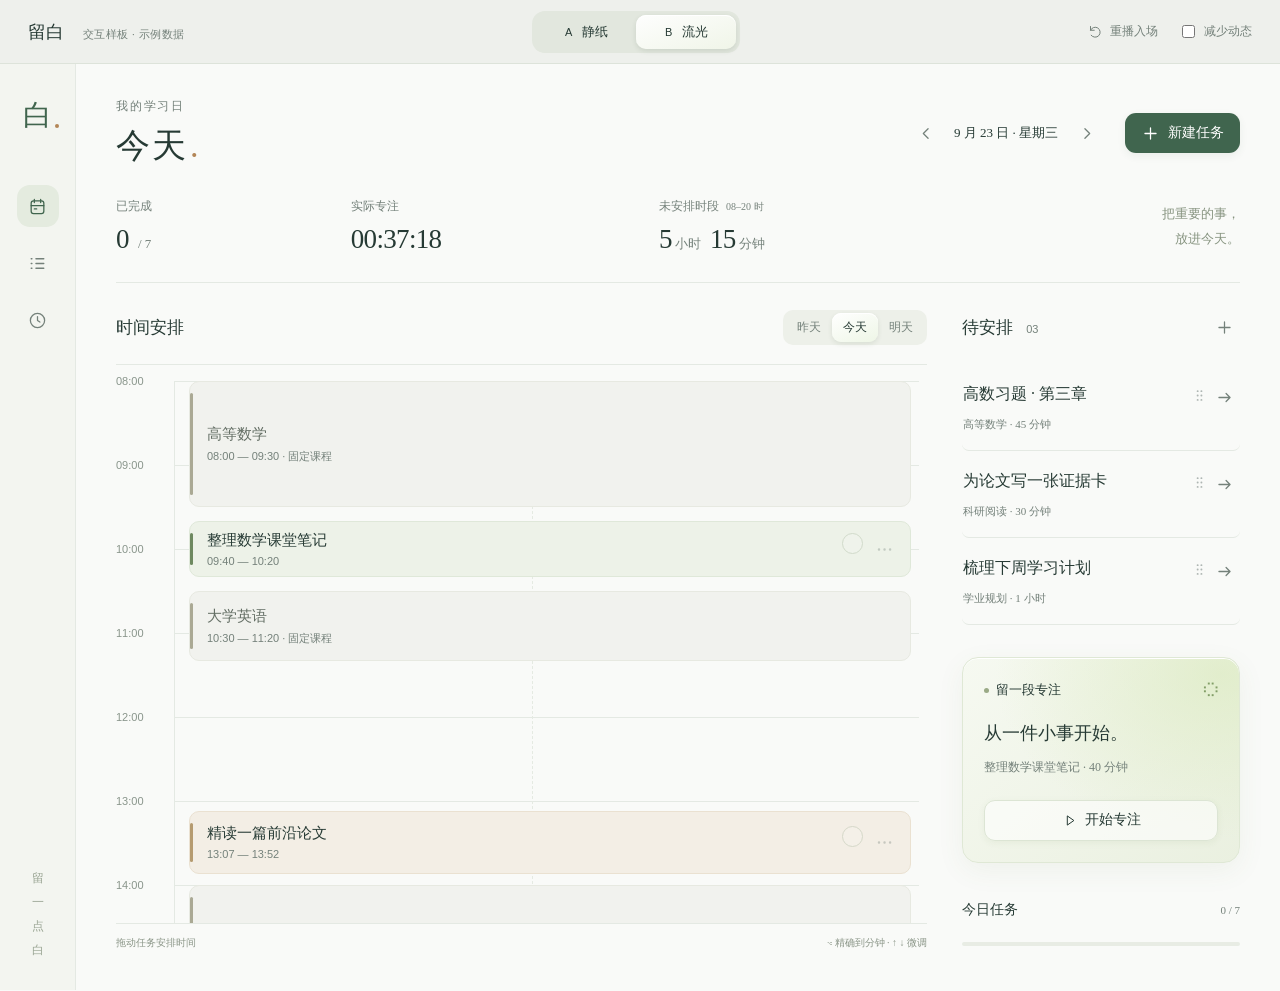
<file: design/motion-study/index.html>
<!doctype html>
<html lang="zh-CN">
<head>
  <meta charset="utf-8"><meta name="viewport" content="width=device-width,initial-scale=1">
  <meta name="color-scheme" content="light dark">
  <title>留白 · 交互对照</title>
  <link rel="icon" href="data:,">
  <link rel="stylesheet" href="./study.css">
  <script src="./study.js" defer></script>
</head>
<body>
<svg class="symbols" aria-hidden="true" xmlns="http://www.w3.org/2000/svg"><defs>
  <symbol id="i-plus" viewBox="0 0 24 24"><path d="M12 5v14M5 12h14"/></symbol>
  <symbol id="i-close" viewBox="0 0 24 24"><path d="m6 6 12 12M18 6 6 18"/></symbol>
  <symbol id="i-check" viewBox="0 0 24 24"><path d="m5 12 4 4L19 6"/></symbol>
  <symbol id="i-play" viewBox="0 0 24 24"><path d="m9 5 10 7-10 7Z"/></symbol>
  <symbol id="i-pause" viewBox="0 0 24 24"><path d="M8 5v14M16 5v14"/></symbol>
  <symbol id="i-stop" viewBox="0 0 24 24"><rect x="6" y="6" width="12" height="12" rx="2"/></symbol>
  <symbol id="i-arrow" viewBox="0 0 24 24"><path d="M5 12h14m-5-5 5 5-5 5"/></symbol>
  <symbol id="i-back" viewBox="0 0 24 24"><path d="m14 6-6 6 6 6"/></symbol>
  <symbol id="i-next" viewBox="0 0 24 24"><path d="m10 6 6 6-6 6"/></symbol>
  <symbol id="i-replay" viewBox="0 0 24 24"><path d="M4 10a8 8 0 1 1 1 8M4 4v6h6"/></symbol>
  <symbol id="i-calendar" viewBox="0 0 24 24"><rect x="4" y="5" width="16" height="16" rx="3"/><path d="M8 3v4m8-4v4M4 11h16M8 15h3"/></symbol>
  <symbol id="i-list" viewBox="0 0 24 24"><path d="M10 6h10M10 12h10M10 18h10m-16-12h1m-1 6h1m-1 6h1"/></symbol>
  <symbol id="i-clock" viewBox="0 0 24 24"><circle cx="12" cy="12" r="9"/><path d="M12 7v5l3 2"/></symbol>
  <symbol id="i-grip" viewBox="0 0 24 24"><path d="M9 5h.1M15 5h.1M9 12h.1M15 12h.1M9 19h.1M15 19h.1" stroke-width="3"/></symbol>
  <symbol id="i-more" viewBox="0 0 24 24"><path d="M5 12h.1M12 12h.1M19 12h.1" stroke-width="3"/></symbol>
</defs></svg>

<div class="study-bar">
  <div class="study-name">留白 <span>交互样板 · 示例数据</span></div>
  <div class="variant-switch" role="group" aria-label="设计方向"><span class="variant-plate"></span>
    <button data-variant="a" aria-pressed="false"><b>A</b> 静纸</button>
    <button data-variant="b" aria-pressed="true"><b>B</b> 流光</button>
  </div>
  <div class="study-actions"><button id="replay" class="quiet"><svg><use href="#i-replay"/></svg><span>重播入场</span></button><label class="reduced-label"><input id="reduce" type="checkbox">减少动态</label></div>
</div>

<div id="app" data-variant="b">
  <nav class="rail" aria-label="快捷导航">
    <div class="brand" aria-label="留白">白<span></span></div>
    <button class="rail-button current" id="nav-day" aria-label="查看课表"><svg><use href="#i-calendar"/></svg></button>
    <button class="rail-button" id="nav-tasks" aria-label="查看待安排任务"><svg><use href="#i-list"/></svg></button>
    <button class="rail-button" id="nav-focus" aria-label="查看专注计时"><svg><use href="#i-clock"/></svg></button>
    <div class="rail-bottom">留<br>一<br>点<br>白</div>
  </nav>

  <main class="workspace">
    <header class="page-header">
      <div><div class="eyebrow">我的学习日</div><h1 id="page-title">今天<span class="title-dot">.</span></h1></div>
      <div class="header-right"><div class="date-navigation"><button id="prev" class="icon-button" aria-label="前一天"><svg><use href="#i-back"/></svg></button><span id="date-label">9 月 23 日 · 星期三</span><button id="next" class="icon-button" aria-label="后一天"><svg><use href="#i-next"/></svg></button></div>
      <button id="new-task" class="primary"><svg><use href="#i-plus"/></svg>新建任务</button></div>
    </header>

    <section class="overview entrance" aria-label="今日概览">
      <div><span class="metric-label">已完成</span><strong id="completed">0 <small>/ 7</small></strong></div>
      <div><span class="metric-label">实际专注</span><strong id="actual">00:37:18</strong></div>
      <div><span class="metric-label">未安排时段 <small>08–20 时</small></span><strong id="capacity">05<small>小时</small> 30<small>分钟</small></strong></div>
      <div class="day-note">把重要的事，<br>放进今天。</div>
    </section>

    <div class="work-columns">
      <section class="schedule entrance" aria-label="当天课表">
        <div class="section-heading"><h2>时间安排</h2><div class="day-segments" role="group" aria-label="切换日期"><span class="day-plate"></span><button data-day="-1">昨天</button><button data-day="0" aria-pressed="true">今天</button><button data-day="1">明天</button></div></div>
        <div class="calendar-scroll" id="calendar-scroll">
          <div class="calendar" id="calendar"><div id="hour-labels" class="hour-labels"></div><div id="timeline" class="timeline" aria-label="08:00 至 20:00 的时间网格"><div id="drop-preview" class="drop-preview" hidden><span></span></div><div class="empty-day" id="empty-day" hidden>今天还有很多可能。<small>从右侧安排一件事开始。</small></div></div></div>
        </div>
        <div class="calendar-caption"><span>拖动任务安排时间</span><span>⌥ 精确到分钟 · ↑ ↓ 微调</span></div>
      </section>

      <aside class="planning entrance" aria-label="任务与专注">
        <div class="section-heading"><h2>待安排 <span id="queue-count">3</span></h2><button id="queue-add" class="icon-button" aria-label="添加待安排任务"><svg><use href="#i-plus"/></svg></button></div>
        <form id="composer" hidden><label for="task-title">新的学习任务</label><input id="task-title" placeholder="想完成什么？" maxlength="100" autocomplete="off"><div><label>计划 <input id="task-duration" type="number" min="5" max="180" value="45" step="1"> 分钟</label><button class="primary" type="submit">添加</button><button class="icon-button" id="cancel-compose" type="button" aria-label="取消添加"><svg><use href="#i-close"/></svg></button></div></form>
        <div id="queue" class="queue"></div>
        <section class="focus-area" id="focus-area" aria-label="专注计时">
          <div class="focus-heading"><span class="focus-led" id="focus-led"></span><h2 id="focus-status">留一段专注</h2><span class="focus-foliage">◌</span></div>
          <div id="focus-idle"><p>从一件小事开始。</p><span id="focus-suggestion">选择任务，留出一段不被打扰的时间。</span><button id="quick-focus" class="focus-start"><svg><use href="#i-play"/></svg><span>开始专注</span></button></div>
          <div id="focus-active" hidden><h3 id="focus-task"></h3><div id="clock" class="clock">00:00:00</div><div class="timer-meta"><span>实际计时</span><span id="focus-plan"></span></div><div class="focus-buttons"><button id="pause-focus" class="primary"><svg><use href="#i-pause"/></svg><span>暂停</span></button><button id="end-focus" class="secondary"><svg><use href="#i-stop"/></svg>结束</button></div></div>
          <div id="session-receipt" hidden><span>这一段，已留下。</span><strong id="receipt-time"></strong><small id="receipt-task"></small></div>
        </section>
        <section class="task-summary"><div class="section-heading"><h2>今日任务</h2><span id="task-total"></span></div><div class="progress-track"><span id="progress-fill"></span></div><div id="completed-list"></div></section>
      </aside>
    </div>
  </main>
</div>

<section id="inspector" class="inspector" role="dialog" aria-labelledby="detail-title" hidden>
  <div class="inspector-top"><span id="detail-category">学习任务</span><button id="close-detail" class="icon-button" aria-label="关闭任务详情"><svg><use href="#i-close"/></svg></button></div>
  <div class="inspector-content"><h2 id="detail-title"></h2><p id="detail-description"></p><div class="detail-tags"><span id="detail-state"></span><span id="detail-actual"></span></div>
  <form id="time-form"><div class="time-fields"><label>开始<input id="start-time" type="time" required step="60"></label><span>—</span><label>结束<input id="end-time" type="time" required step="60"></label></div><p id="time-error" role="alert"></p><button id="save-time" type="submit" class="secondary wide">安排到这个时段<svg><use href="#i-arrow"/></svg></button></form>
  <div class="detail-actions"><button id="detail-focus" class="primary"><svg><use href="#i-play"/></svg>开始专注</button><button id="detail-complete" class="secondary"><svg><use href="#i-check"/></svg><span>完成</span></button></div><button id="unschedule" class="text-button">移回待安排</button></div>
</section>
<div id="peek" class="peek" role="tooltip" hidden><span id="peek-label"></span><strong id="peek-title"></strong><p id="peek-description"></p><small id="peek-time"></small></div>
<div id="context-menu" class="context-menu" hidden><button data-menu="detail">查看与编辑时间</button><button data-menu="focus">开始专注</button><button data-menu="complete">完成任务</button></div>
<div id="toast" class="toast" role="status" hidden><svg><use href="#i-check"/></svg><span id="toast-text"></span><button id="undo" hidden>撤销</button><button id="dismiss-toast" class="icon-button" aria-label="关闭提示"><svg><use href="#i-close"/></svg></button></div>
<div id="announcer" class="sr-only" aria-live="polite"></div>
</body></html>
</file>
<file: design/motion-study/study.css>
@font-face{font-family:Liubai;src:local("Source Han Serif SC"),local("SourceHanSerifSC-Regular");font-weight:400;unicode-range:U+2E80-9FFF,U+F900-FAFF,U+3000-303F,U+FF00-FFEF}
:root{color-scheme:light;--paper:#f9faf8;--surface:#fff;--text:#263a34;--sub:#74817a;--line:#e4e9e3;--accent:#40654e;--accent-soft:#edf2eb;--warm:#b38657;--shadow:0 18px 65px #203f3020;--ease:cubic-bezier(.18,.8,.22,1);--row:84px;--motion:220ms;--glass:#f5f9f3f0}
*{box-sizing:border-box}body{margin:0;background:var(--paper);color:var(--text);font-family:-apple-system,BlinkMacSystemFont,Liubai,"Songti SC",serif;font-size:15px;-webkit-font-smoothing:antialiased}button,input{font:inherit;color:inherit}button{cursor:pointer;border:0;background:none;touch-action:manipulation}button:disabled{opacity:.45;cursor:default}button,input,a{-webkit-tap-highlight-color:transparent}button:focus-visible,input:focus-visible{outline:2px solid #629274;outline-offset:4px}button:active:not(:disabled){filter:brightness(.96)}button svg{pointer-events:none}svg{width:19px;height:19px;fill:none;stroke:currentColor;stroke-width:1.6;stroke-linecap:round;stroke-linejoin:round;flex-shrink:0}[hidden]{display:none!important}.symbols{position:absolute;width:0;height:0;overflow:hidden}.sr-only{position:absolute;width:1px;height:1px;overflow:hidden;clip-path:inset(50%)}h1,h2,h3,p{margin:0}.study-bar{height:64px;display:flex;align-items:center;justify-content:space-between;padding:0 28px;background:#eef0ec;border-bottom:1px solid #dde3da;gap:20px}.study-name{font-size:18px;white-space:nowrap}.study-name span{font-size:11px;color:var(--sub);margin-left:14px;letter-spacing:.05em}.variant-switch{position:relative;display:flex;padding:4px;background:#e2e7de;border-radius:13px;isolation:isolate}.variant-switch button{width:100px;padding:8px 12px;z-index:1;font-size:13px}.variant-switch b{font-family:-apple-system,sans-serif;font-size:11px;margin-right:6px;font-weight:500}.variant-plate{position:absolute;top:4px;left:4px;bottom:4px;width:100px;background:var(--surface);border-radius:10px;box-shadow:0 2px 5px #233a2412;transform:translateX(100px);transition:transform 260ms var(--ease)}.study-actions{display:flex;gap:20px;align-items:center}.quiet{display:flex;align-items:center;gap:7px;color:var(--sub);font-size:12px;padding:9px 0}.quiet svg{width:15px;height:15px}.reduced-label{font-size:12px;color:var(--sub);display:flex;align-items:center;gap:6px;white-space:nowrap}input[type=checkbox]{accent-color:var(--accent)}#app{display:flex;min-height:calc(100vh - 64px)}.rail{width:76px;flex-shrink:0;border-right:1px solid var(--line);display:flex;align-items:center;flex-direction:column;gap:15px;padding-top:32px;background:#f3f5f0}.brand{font-size:29px;position:relative;margin-bottom:34px;color:var(--accent)}.brand span{position:absolute;width:4px;height:4px;border-radius:50%;background:var(--warm);right:-7px;bottom:8px}.rail-button{width:42px;height:42px;border-radius:13px;display:grid;place-items:center;color:var(--sub);transition:background 150ms,transform 150ms}.rail-button:hover{background:var(--accent-soft)}.rail-button.current{background:#e4ebdf;color:var(--accent)}.rail-bottom{font-size:12px;line-height:2;color:#9ba695;margin-top:auto;padding:70px 0 28px}.workspace{max-width:1460px;width:100%;padding:34px 40px 28px;margin:0 auto;min-width:0}.page-header{display:flex;align-items:center;justify-content:space-between;gap:24px}.eyebrow{font-size:12px;letter-spacing:.15em;color:var(--sub);margin-bottom:9px}h1{font-size:34px;letter-spacing:.06em;font-weight:400;line-height:1.3}.title-dot{color:var(--warm);margin-left:2px}.header-right{display:flex;gap:23px;align-items:center}.date-navigation{display:flex;align-items:center;gap:12px;font-size:13px;white-space:nowrap}.icon-button{display:inline-flex;align-items:center;justify-content:center;min-width:32px;height:32px;border-radius:9px;color:var(--sub);transition:background 130ms,transform 130ms}.icon-button:hover{background:#74817a12;color:var(--text)}.icon-button:active{transform:scale(.94)}.primary,.secondary,.focus-start{display:inline-flex;align-items:center;justify-content:center;gap:8px;min-height:40px;padding:10px 16px;border-radius:11px;font-size:14px;transition:background 150ms,box-shadow 180ms,transform 120ms}.primary{background:var(--accent);color:#fff;box-shadow:0 3px 8px #2e513c12}.primary:hover{background:#335740}.primary:active,.secondary:active,.focus-start:active{transform:scale(.98)}.secondary{background:var(--accent-soft);color:var(--accent)}.secondary:hover{background:#e1eadd}.overview{display:grid;grid-template-columns:1fr 1.35fr 1.65fr 1fr;gap:25px;padding:30px 0 27px;border-bottom:1px solid var(--line);margin-bottom:27px}.metric-label{display:block;color:var(--sub);font-size:12px;margin-bottom:9px}.metric-label small{font-size:10px;margin-left:4px}.overview strong{display:block;font-weight:400;font-size:27px;letter-spacing:-.025em;font-variant-numeric:tabular-nums;white-space:nowrap}.overview strong small{font-size:13px;color:var(--sub);letter-spacing:0;margin:0 3px}.day-note{font-size:13px;line-height:1.9;color:#879480;text-align:right;align-self:center}.work-columns{display:grid;grid-template-columns:minmax(280px,1fr) 278px;gap:35px}.schedule,.planning{min-width:0}.section-heading{display:flex;align-items:center;justify-content:space-between;gap:12px;min-height:35px;margin-bottom:19px}h2{font-size:17px;font-weight:400}.section-heading h2 span{font-family:-apple-system,sans-serif;font-size:11px;margin-left:9px;color:var(--sub)}.day-segments{position:relative;display:flex;isolation:isolate;padding:3px;border-radius:10px;background:#edf0e9}.day-segments button{width:46px;padding:6px 0;position:relative;font-size:12px;color:var(--sub);z-index:1}.day-segments button[aria-pressed=true]{color:var(--text)}.day-plate{position:absolute;width:46px;top:3px;bottom:3px;left:3px;background:var(--surface);border-radius:8px;box-shadow:0 1px 4px #1932250c;transform:translateX(46px);transition:transform 180ms var(--ease)}.calendar-scroll{height:min(650px,calc(100vh - 340px));min-height:380px;overflow:auto;scrollbar-width:thin;scrollbar-color:#cdd5c8 transparent;overscroll-behavior:contain;border-top:1px solid var(--line);border-bottom:1px solid var(--line);padding-right:8px;scroll-behavior:auto}.calendar{position:relative;height:calc(12 * var(--row) + 28px);display:grid;grid-template-columns:58px 1fr;padding-top:16px}.hour-labels{position:relative;font-variant-numeric:tabular-nums;color:#89958b;font-family:-apple-system,sans-serif;font-size:11px}.hour-labels span{position:absolute;left:0;transform:translateY(-50%)}.timeline{position:relative;background:repeating-linear-gradient(to bottom,var(--line) 0,var(--line) 1px,transparent 1px,transparent var(--row));height:calc(12 * var(--row));border-left:1px solid var(--line)}.timeline:after{content:"";pointer-events:none;position:absolute;left:48%;top:0;bottom:0;border-left:1px dashed #e5eae2}.event{position:absolute;left:14px;right:8px;z-index:1;border-radius:10px;background:#edf2e8;border:1px solid #dfe8d9;overflow:hidden;min-height:24px;transition:box-shadow 180ms,background 180ms,border-color 180ms;--tone:#6e8960}.event[data-kind=course]{background:#f1f2ee;border-color:#e7e9e1;--tone:#aaa994;color:#636e64}.event[data-kind=reading]{background:#f3eee5;border-color:#eae1d1;--tone:#b59b70}.event:before{content:"";position:absolute;left:0;top:11px;bottom:11px;width:3px;border-radius:2px;background:var(--tone)}.event:hover{z-index:3;border-color:#bdcdb7;box-shadow:0 4px 13px #2545360b}.event.selected{border-color:#92ad84;box-shadow:0 0 0 1px #8daa7840}.event.done{opacity:.58;background:#f1f3ee!important}.event.done .event-title{text-decoration:line-through;text-decoration-color:#9baa90}.event-main{display:flex;flex-direction:column;align-items:flex-start;justify-content:center;gap:5px;width:100%;height:100%;text-align:left;padding:8px 72px 8px 17px;min-width:0;cursor:grab;touch-action:pan-y}.event[data-kind=course] .event-main{cursor:pointer}.event-title{font-size:15px;font-weight:400;white-space:nowrap;max-width:100%;text-overflow:ellipsis;overflow:hidden}.event-time{font-family:-apple-system,Liubai,sans-serif;font-size:11px;color:var(--sub);font-variant-numeric:tabular-nums;white-space:nowrap}.event.compact .event-main{flex-direction:row;align-items:center;justify-content:flex-start;gap:12px;padding-top:2px;padding-bottom:2px}.event.compact .event-title{font-size:12px}.event.compact .event-time{font-size:10px}.event-actions{position:absolute;right:10px;top:50%;transform:translateY(-50%);display:flex;gap:5px;opacity:.35;transition:opacity 120ms}.event:hover .event-actions,.event:focus-within .event-actions{opacity:1}.completion{width:21px;height:21px;border:1px solid #9eaf94;border-radius:50%;display:grid;place-items:center;padding:3px;background:#fff6}.completion svg{width:13px;height:13px;stroke-dasharray:24;stroke-dashoffset:24;transition:stroke-dashoffset 180ms,transform 180ms}.done .completion{background:#729263;color:white;border-color:#729263}.done .completion svg{stroke-dashoffset:0}.resize-handle{position:absolute;bottom:0;left:35%;right:35%;height:9px;cursor:ns-resize;touch-action:none;opacity:0}.resize-handle:after{content:"";width:22px;height:2px;background:#9aaf8e;position:absolute;left:calc(50% - 11px);bottom:3px;border-radius:2px}.event:hover .resize-handle,.event:focus-within .resize-handle{opacity:1}.calendar-caption{display:flex;justify-content:space-between;font-size:10px;color:#8a9587;padding:12px 0;gap:10px}.empty-day{position:absolute;top:130px;left:20px;right:20px;text-align:center;color:var(--sub);font-size:17px}.empty-day small{display:block;margin-top:12px;font-size:12px}.queue{display:flex;flex-direction:column;gap:0}.queue-task{position:relative;border-bottom:1px solid var(--line);border-radius:7px;transition:background 140ms,box-shadow 140ms;min-height:87px}.queue-task:hover{background:#eef2e980}.queue-main{width:100%;text-align:left;display:flex;flex-direction:column;gap:10px;padding:17px 56px 17px 1px;cursor:grab;touch-action:pan-y}.queue-main strong{font-weight:400;font-size:16px;line-height:1.6}.queue-main small{font-size:11px;color:var(--sub)}.queue-schedule{position:absolute;right:0;top:17px}.drag-handle{position:absolute;right:29px;top:20px;width:24px;height:27px;opacity:.35;cursor:grab;touch-action:none;padding:2px}.drag-handle svg{width:15px}.queue-task:hover .drag-handle{opacity:.8}.queue-empty{font-size:13px;color:var(--sub);padding:30px 0}.focus-area{margin-top:32px;padding:23px 21px 21px;background:#f0f3e9;border-radius:16px;border:1px solid #e5eadd;position:relative;overflow:hidden;transition:background 240ms,box-shadow 300ms,border-radius 300ms;isolation:isolate}.focus-heading{display:flex;align-items:center;gap:7px;margin-bottom:21px}.focus-heading h2{font-size:13px}.focus-led{height:5px;width:5px;border-radius:50%;background:#9aaa86}.focus-led.running{background:#739a4c;box-shadow:0 0 0 4px #91b1661a}.focus-foliage{font-size:31px;line-height:.6;margin-left:auto;color:#829e67}#focus-idle p{font-size:18px;margin-bottom:11px}#focus-suggestion{font-size:12px;color:var(--sub);line-height:1.9;display:block}.focus-start{width:100%;margin-top:21px;background:#fff9;box-shadow:0 2px 7px #526d3510;border:1px solid #dce5d4}.focus-start svg{width:15px}.clock{font-family:-apple-system,sans-serif;font-size:35px;font-weight:300;letter-spacing:-.035em;font-variant-numeric:tabular-nums;margin:20px 0 5px}#focus-task{font-weight:400;font-size:15px;line-height:1.7}.timer-meta{display:flex;justify-content:space-between;color:var(--sub);font-size:10px;margin-bottom:21px}.focus-buttons{display:flex;gap:8px}.focus-buttons button{flex:1;min-width:0;font-size:12px;padding:9px}.task-summary{margin-top:30px}.task-summary .section-heading{margin-bottom:14px}.task-summary h2{font-size:14px}#task-total{font-size:11px;color:var(--sub)}.progress-track{height:4px;background:#e8ece4;border-radius:5px;overflow:hidden}#progress-fill{height:100%;display:block;background:#8ba17a;width:0;transition:width 220ms var(--ease)}#completed-list{margin-top:15px;font-size:12px;color:var(--sub)}.completed-row{display:flex;gap:7px;align-items:center;margin:9px 0}.completed-row svg{width:12px;height:12px}#session-receipt{margin-top:18px;border-top:1px solid #d8e1ce;padding-top:14px}#session-receipt span,#session-receipt small{display:block;font-size:11px;color:var(--sub)}#session-receipt strong{display:block;font-weight:400;font-size:23px;font-variant-numeric:tabular-nums;margin:8px 0}.inspector{position:fixed;z-index:20;width:352px;top:185px;right:33px;background:var(--surface);border:1px solid #dce5d8;border-radius:20px;box-shadow:var(--shadow);overflow:hidden;will-change:transform;max-height:calc(100dvh - 105px);overflow-y:auto}.inspector-top{display:flex;align-items:center;justify-content:space-between;padding:16px 20px 9px;font-size:11px;color:var(--sub)}.inspector-content{padding:6px 25px 22px}.inspector h2{font-size:25px;line-height:1.5;margin-bottom:14px;overflow-wrap:anywhere}.inspector p{font-size:13px;color:var(--sub);line-height:1.9}.detail-tags{display:flex;gap:13px;font-size:10px;color:var(--sub);padding:17px 0;border-bottom:1px solid var(--line)}.time-fields{display:flex;align-items:flex-end;gap:12px;padding-top:21px}.time-fields label{font-size:11px;color:var(--sub);flex:1;min-width:0}.time-fields>span{padding-bottom:12px;color:#a4ada0}.time-fields input{display:block;width:100%;margin-top:7px;border:1px solid var(--line);background:#f6f8f3;border-radius:9px;padding:10px 7px;font-family:-apple-system,sans-serif;font-size:16px;font-variant-numeric:tabular-nums}.wide{width:100%;justify-content:space-between}.inspector #time-error{font-size:11px;color:#a2533d;min-height:26px;line-height:1.5;padding:6px 0}.detail-actions{display:flex;gap:9px;margin-top:23px}.detail-actions button{flex:1;padding:10px 8px;font-size:13px}.text-button{display:block;margin:16px auto 0;color:var(--sub);font-size:11px;padding:5px}.peek{position:fixed;z-index:15;width:245px;background:var(--surface);border:1px solid #dae3d5;border-radius:15px;padding:17px 19px;box-shadow:0 10px 40px #31472c17;pointer-events:none}.peek>span{font-size:10px;color:var(--sub);display:block;margin-bottom:9px}.peek strong{font-weight:400;font-size:17px;line-height:1.6}.peek p{font-size:12px;line-height:1.8;color:var(--sub);margin:10px 0}.peek small{font-family:-apple-system,Liubai,sans-serif;font-size:10px;color:var(--sub)}.context-menu{position:fixed;z-index:30;background:var(--surface);padding:6px;border:1px solid var(--line);border-radius:12px;box-shadow:var(--shadow);width:175px}.context-menu button{display:block;width:100%;text-align:left;font-size:12px;padding:11px;border-radius:7px}.context-menu button:hover,.context-menu button:focus-visible{background:var(--accent-soft)}.toast{position:fixed;z-index:50;bottom:25px;left:50%;transform:translateX(-50%);background:#263d31;color:#f7faf3;border-radius:13px;padding:12px 14px 12px 18px;display:flex;align-items:center;gap:12px;box-shadow:0 9px 30px #21372830;max-width:calc(100vw - 30px);font-size:13px}.toast>svg{width:15px;height:15px;flex-shrink:0}.toast .icon-button{color:#c6d1c0;flex-shrink:0;width:24px;min-width:24px;height:24px}.toast #undo{color:#e3eecf;border-left:1px solid #77866b;padding-left:13px;white-space:nowrap}.drop-preview{position:absolute;z-index:5;left:13px;right:7px;background:#71915818;border:1px dashed #6e9256;border-radius:10px;pointer-events:none}.drop-preview span{position:absolute;top:-27px;left:0;background:#3f5f36;color:white;padding:5px 9px;border-radius:6px;font-family:-apple-system,Liubai,sans-serif;font-size:11px;font-variant-numeric:tabular-nums;white-space:nowrap}.drop-preview.invalid{border-color:#b7765f;background:#b7765f16}.drop-preview.invalid span{background:#a9654e}.drag-ghost{position:fixed;z-index:40;pointer-events:none;padding:14px 19px;border:1px solid #b8c9ab;border-radius:12px;background:#edf4e7ed;box-shadow:0 15px 34px #233d2528;color:var(--text);font-size:14px;overflow:hidden;max-width:calc(100vw - 30px);backdrop-filter:blur(16px);transform:rotate(-.5deg)}.drag-ghost small{display:block;font-size:10px;margin-top:7px;color:var(--sub);font-variant-numeric:tabular-nums}.drag-source{opacity:.23!important}.dragging,.dragging *{cursor:grabbing!important;user-select:none}.dragging .event-main{touch-action:none}#composer{border:1px solid #d6e1cd;border-radius:12px;background:#f2f6ee;padding:14px;margin-bottom:12px}#composer>label{display:block;font-size:11px;color:var(--sub);margin-bottom:8px}#task-title{width:100%;border:0;border-bottom:1px solid #d4dfcc;background:transparent;padding:8px 0;font-size:16px;outline-offset:3px}#composer>div{display:flex;gap:7px;align-items:center;margin-top:13px;font-size:11px}#composer>div>label{flex:1;white-space:nowrap}#task-duration{width:43px;background:transparent;border:0;border-bottom:1px solid #b8c8ad;padding:4px;font-family:-apple-system,sans-serif;font-size:13px}#composer .primary{font-size:11px;padding:7px 11px;min-height:32px}.saved-flash{animation:saved .6s var(--ease)}@keyframes saved{0%{box-shadow:0 0 0 0 #8ea97850}55%{box-shadow:0 0 0 7px #8ea97800}100%{box-shadow:none}}
.event-grab{display:none;width:30px;height:30px;padding:5px;touch-action:none;cursor:grab;color:var(--sub)}
@media(pointer:coarse){.event-grab{display:grid;place-items:center}.event-actions{gap:7px}}
/* B uses the same structure and state; only the surface and motion character change. */
body[data-variant=b]{--motion:300ms;--shadow:0 22px 70px #29442825,0 2px 8px #2c4e2210}.variant-switch:has([data-variant=b][aria-pressed=true]) .variant-plate{background:linear-gradient(160deg,#fffffff5,#f0f5e8);box-shadow:inset 0 1px 0 #fff,0 2px 5px #334a3020}body[data-variant=b] .focus-area{background:radial-gradient(ellipse at 94% 8%,#d9e9bb9c,transparent 62%),linear-gradient(140deg,#f6f9f1,#eaf0e0);border-color:#dfe8d5;box-shadow:inset 0 1px 0 #fff,0 8px 28px #5b743611}body[data-variant=b] .focus-area.is-active{background:radial-gradient(ellipse at 5% 5%,#e0edc9,transparent 75%),linear-gradient(135deg,#f6faef,#e8f1e0);box-shadow:inset 0 1px 0 #fff,0 12px 40px #54713220}body[data-variant=b] .event:not([data-kind=course]):hover{background:linear-gradient(115deg,#ffffffc9,#eef6e5d9);border-color:#b7cba6;box-shadow:inset 0 1px 0 #fff,0 6px 20px #49613712}body[data-variant=b] .inspector,body[data-variant=b] .peek,body[data-variant=b] .context-menu{background:linear-gradient(130deg,#ffffffed,#f0f6e9f2);backdrop-filter:blur(24px) saturate(1.3);border-color:#ffffff;box-shadow:inset 0 1px 0 #fff,0 18px 60px #29472326,0 0 0 1px #bacbb773}body[data-variant=b] .day-plate{background:linear-gradient(155deg,#fff,#eef6e6);box-shadow:inset 0 1px 0 #fff,0 2px 5px #2845221a;border-radius:9px}body[data-variant=b] .drag-ghost{background:linear-gradient(120deg,#fffffff0,#e7f2deda);box-shadow:inset 0 1px 0 white,0 20px 45px #2b482630}.reduced *, .reduced *:before,.reduced *:after{animation-duration:0s!important;transition-duration:0s!important;scroll-behavior:auto!important}
@media(prefers-reduced-motion:reduce){*,*:before,*:after{animation-duration:0s!important;transition-duration:0s!important}}
@media(min-width:1500px){.work-columns{grid-template-columns:minmax(400px,1fr) 320px;gap:48px}.workspace{padding-left:55px;padding-right:55px}}
@media(max-width:1100px){.workspace{padding:28px 25px}.rail{width:60px}.work-columns{grid-template-columns:minmax(250px,1fr) 245px;gap:24px}.header-right{gap:13px}.overview{gap:18px;grid-template-columns:1fr 1.3fr 1.6fr}.day-note{display:none}.study-name span{display:none}.study-bar{padding:0 20px}.date-navigation{gap:3px}.focus-area{padding:20px 17px}.clock{font-size:31px}.calendar-caption{font-size:9px}}
@media(max-width:760px){.study-bar{height:auto;min-height:64px;padding:12px 16px;flex-wrap:wrap;gap:12px}.study-actions{margin-left:auto;gap:15px}.study-actions .quiet span{display:none}.study-name{font-size:16px}.variant-switch button{width:83px}.variant-plate{width:83px;transform:translateX(83px)}.rail{display:none}.workspace{padding:27px 19px}.page-header{gap:10px;align-items:flex-end}h1{font-size:30px}.eyebrow{font-size:10px}.header-right{flex-direction:column;align-items:flex-end;gap:8px}.date-navigation{font-size:11px}.header-right>.primary{min-height:33px;padding:6px 11px;font-size:12px}.overview{grid-template-columns:1fr 1.3fr 1.4fr;gap:9px;padding:25px 0 22px}.overview strong{font-size:21px}.overview strong small{font-size:10px}.metric-label{font-size:10px}.metric-label small{display:none}.work-columns{grid-template-columns:minmax(0,1fr);gap:27px}.calendar-scroll{height:520px;min-height:0}.planning{display:grid;grid-template-columns:1fr 1fr;gap:0 22px}.planning>.section-heading,.planning>#composer,.planning>.queue{grid-column:1/-1}.queue-main{padding-left:3px}.focus-area{margin-top:25px}.task-summary{margin-top:27px}.inspector{top:auto!important;bottom:15px;right:15px;left:15px;width:auto;max-height:calc(100dvh - 50px);border-radius:22px}.inspector h2{font-size:23px}.inspector-content{padding:6px 23px 22px}.peek{display:none!important}.calendar-caption{font-size:10px}.toast{bottom:15px;font-size:12px}.rail-bottom{display:none}}
@media(max-width:420px){.study-name{display:none}.study-actions{gap:9px}.variant-switch button{width:78px}.variant-plate{width:78px}.reduced-label{font-size:10px}.workspace{padding:23px 15px}.overview strong{font-size:19px}.planning{display:block}.focus-area{margin-top:23px}.calendar{grid-template-columns:45px 1fr}.event{left:8px;right:1px}.event-title{font-size:13px}.event-main{padding-left:12px;padding-right:51px}.event-actions{right:7px}.event-actions .more-task{display:none}.event.compact .event-time{display:none}.calendar-caption{flex-wrap:wrap}.clock{font-size:36px}.time-fields input{font-size:16px}}
@media(pointer:coarse){.drag-handle{width:32px;height:44px;top:13px;right:42px}.queue-schedule{width:40px;height:44px;top:13px}.icon-button{min-height:40px;min-width:40px}.event-actions{right:5px}.completion{width:30px;height:30px}.resize-handle{height:15px}.event-main{padding-right:75px}.event-actions .more-task{display:none}.primary,.secondary{min-height:44px}}
@media(prefers-color-scheme:dark){:root{color-scheme:dark;--paper:#202820;--surface:#293329;--text:#e1e7db;--sub:#a2af9a;--line:#394335;--accent:#567849;--accent-soft:#34442e}.study-bar,.rail{background:#252f24;border-color:var(--line)}.variant-switch,.day-segments{background:#35432e}.variant-plate,.day-plate{background:#506044!important}.rail-button.current{background:#3c5030;color:#e6eedd}.event{background:#35462e;border-color:#4b5e42}.event[data-kind=course]{background:#303b2e;border-color:#42503b;color:#c4cebb}.event[data-kind=reading]{background:#463f30;border-color:#5a513e}.event.done{background:#303a2b!important}.event:not([data-kind=course]):hover{background:#405537!important}.focus-area,body[data-variant=b] .focus-area,body[data-variant=b] .focus-area.is-active{background:linear-gradient(140deg,#3a4c2f,#303d29);border-color:#506041;box-shadow:none}.focus-start{background:#526545;border-color:#667b57}.inspector,body[data-variant=b] .inspector,body[data-variant=b] .peek,body[data-variant=b] .context-menu{background:#293b28f7;border-color:#647b54}.time-fields input,#composer{background:#303f2a}.progress-track{background:#36452e}.drag-ghost,body[data-variant=b] .drag-ghost{background:#405334f5;color:var(--text)}.timeline:after{border-color:#35402f}.toast{background:#e0e9d3;color:#273824}.toast #undo,.toast .icon-button{color:#405836}}
</file>
